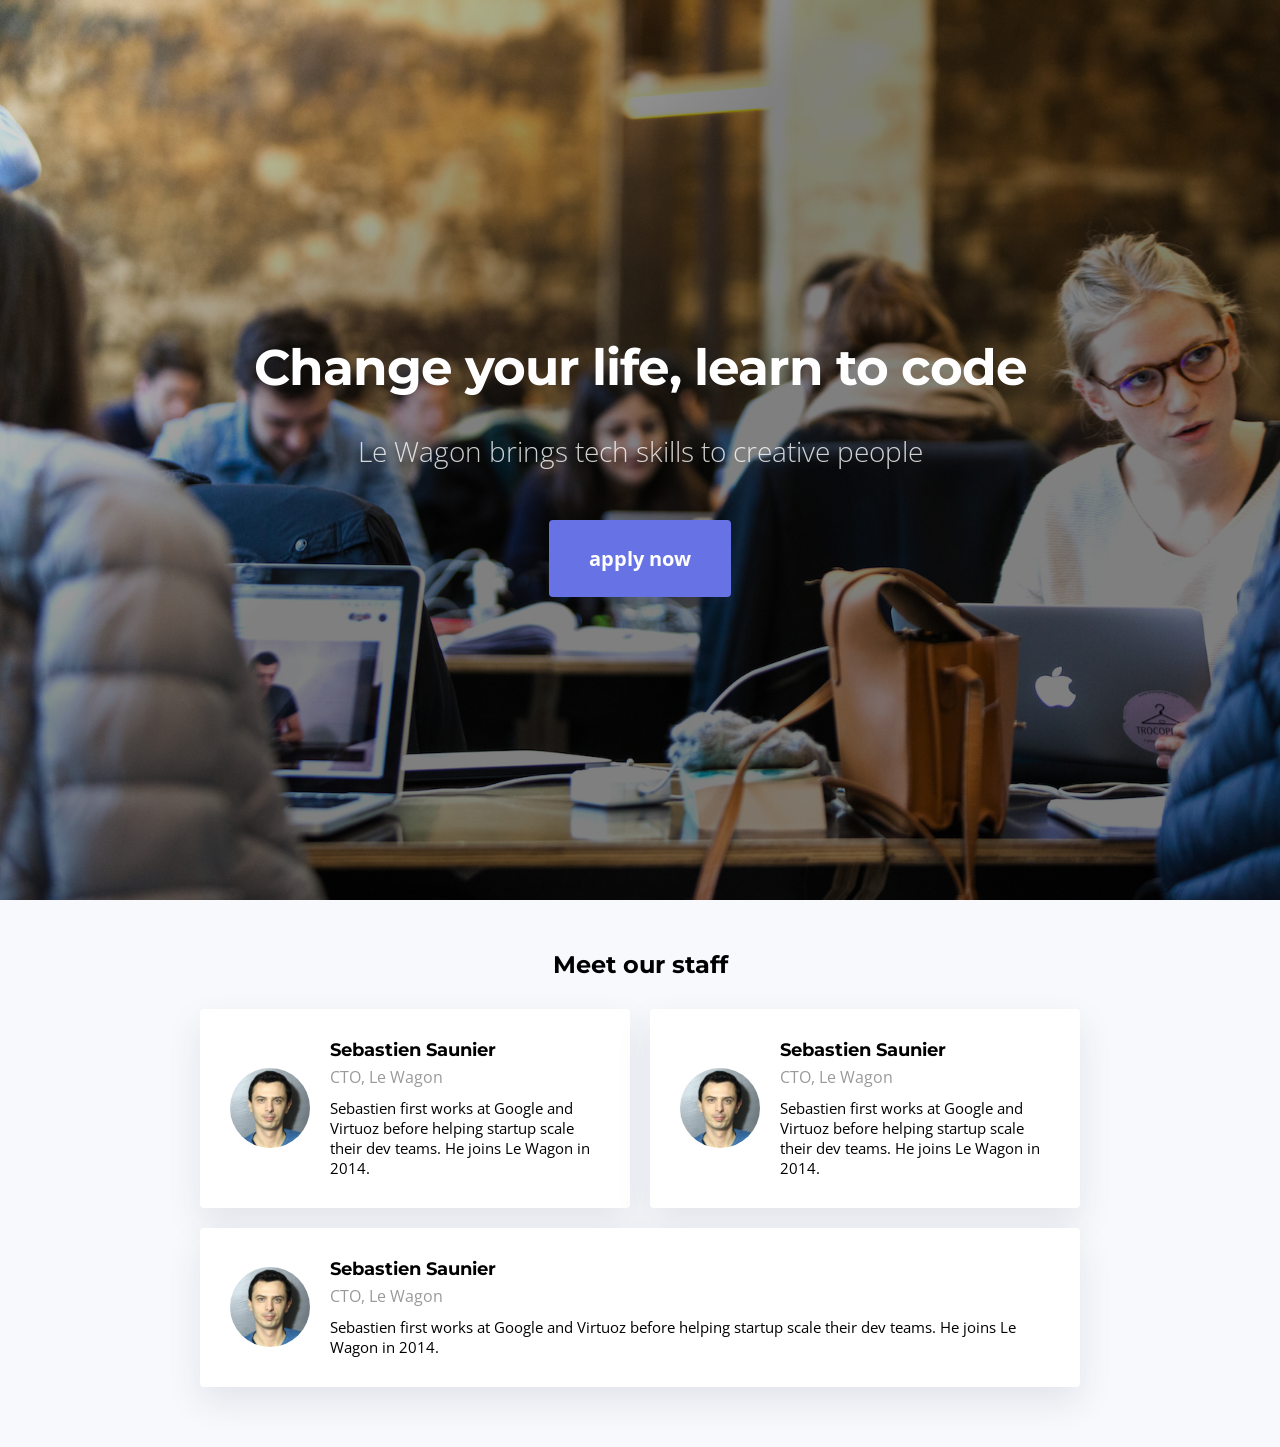
<file: solution/index.html>
<!DOCTYPE html>
<html>
<head>
  <title>Atomic Design Sprint</title>
  <meta charset="utf-8">
  <link href="https://maxcdn.bootstrapcdn.com/font-awesome/4.7.0/css/font-awesome.min.css" rel="stylesheet">
  <link rel="stylesheet" href="css/style.css">
</head>
<body>

  <div class="banner">
    <div class="banner-content">
      <h1>Change your life, learn to code</h1>
      <h2>Le Wagon brings tech skills to creative people</h2>
      <a href="#" class="btn-blue">apply now</a>
    </div>
  </div>

  <div class="container">
    <h2 class="text-center">Meet our staff</h2>
    <div class="cards">

      <div class="card-user">
        <img src="images/sebastien.jpeg" class="card-user-avatar">
        <div class="card-user-infos">
          <h2>Sebastien Saunier</h2>
          <h3>CTO, Le Wagon</h3>
          <p>
            Sebastien first works at Google and Virtuoz before helping startup scale their  dev teams. He joins Le Wagon in 2014.
          </p>
        </div>
      </div>
      <div class="card-user">
        <img src="images/sebastien.jpeg" class="card-user-avatar">
        <div class="card-user-infos">
          <h2>Sebastien Saunier</h2>
          <h3>CTO, Le Wagon</h3>
          <p>
            Sebastien first works at Google and Virtuoz before helping startup scale their  dev teams. He joins Le Wagon in 2014.
          </p>
        </div>
      </div>
      <div class="card-user">
        <img src="images/sebastien.jpeg" class="card-user-avatar">
        <div class="card-user-infos">
          <h2>Sebastien Saunier</h2>
          <h3>CTO, Le Wagon</h3>
          <p>
            Sebastien first works at Google and Virtuoz before helping startup scale their  dev teams. He joins Le Wagon in 2014.
          </p>
        </div>
      </div>

    </div>
  </div>


</body>
</html>
</file>
<file: solution/css/style.css>
/* --- Import Google Fonts  --- */
@import url("https://fonts.googleapis.com/css?family=Open+Sans:400,300,700|Montserrat:400,700");

/* --- Import components files --- */
@import url("components/containers.css");
@import url("components/avatars.css");
@import url("components/buttons.css");
@import url("components/banners.css");
@import url("components/cards.css");

/* --- Basic styles for fonts & colors --- */
body {
  font-family: "Open Sans", "Helvetica", "sans-serif";
  background: #F7F9FC;
  margin: 0;
}
h1, h2, h3 {
  font-family: "Montserrat", "sans-serif";
}
a {
  color: rgb(200,200,200);
  text-decoration: none;
}
a:hover {
  color: #6A71E1;
}
.text-center {
  text-align: center;
}
</file>
